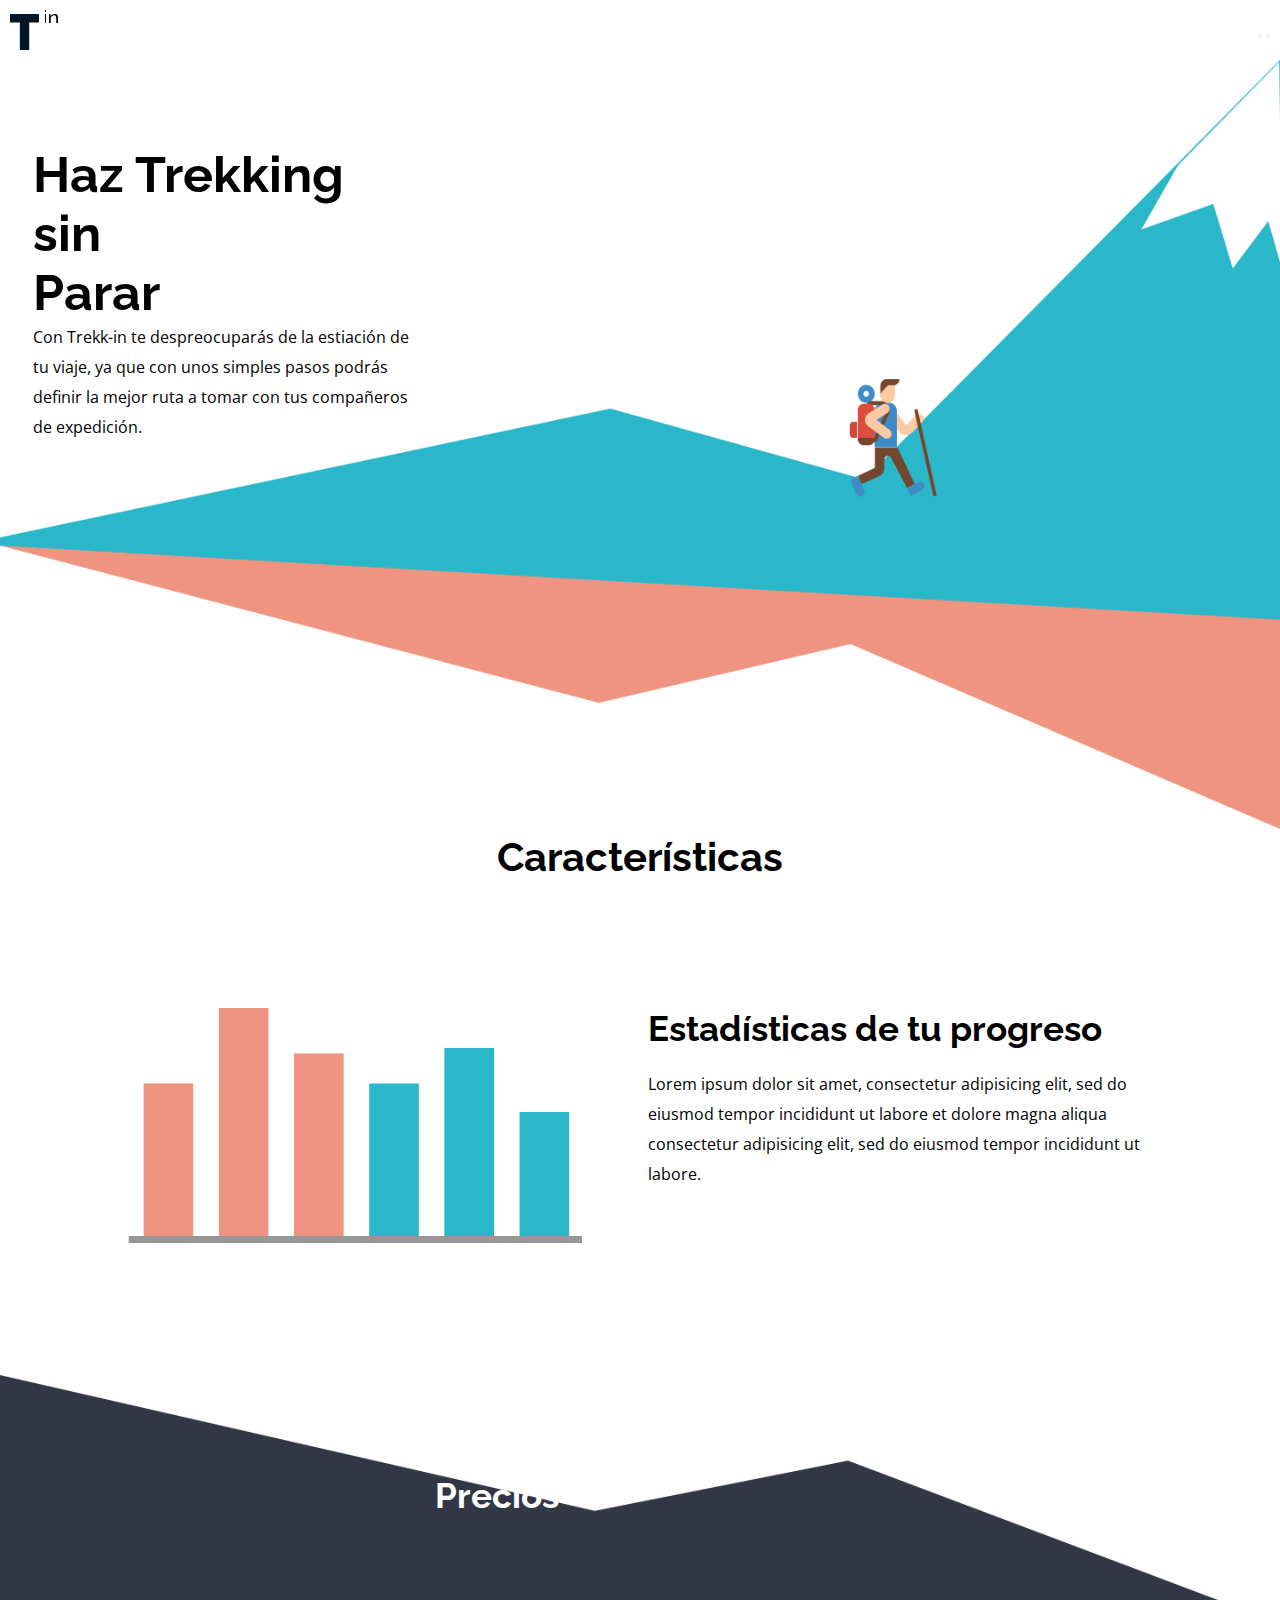
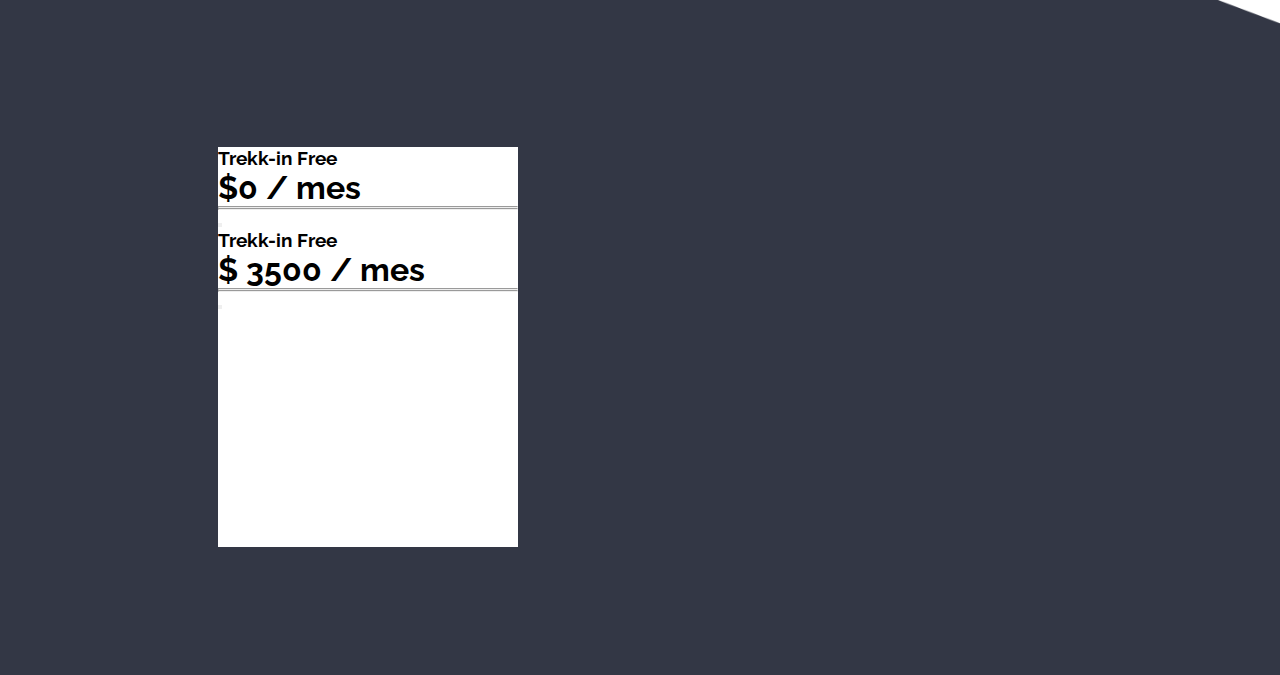
<file: index.html>
<!DOCTYPE html>
<html lang="es">

<head>
  <meta charset="UTF-8">
  <meta name="viewport" content="width=device-width, initial-scale=1.0">
  <meta http-equiv="X-UA-Compatible" content="ie=edge">
  <link rel="shorcut icon" href="assets\img\bolt-solid.png">
  <title>Treek-in</title>
  <link href="https://fonts.googleapis.com/css?family=Open+Sans|Raleway:400,700&display=swap" rel="stylesheet">
  <link rel="stylesheet" href="https://use.fontawesome.com/releases/v5.6.3/css/all.css"
    integrity="sha384-UHRtZLI+pbxtHCWp1t77Bi1L4ZtiqrqD80Kn4Z8NTSRyMA2Fd33n5dQ8lWUE00s/" crossorigin="anonymous">
  <link rel="stylesheet" href="assets/css/main.css">
</head>

<body>
  <!-- NAVBAR -->
  <nav>

    <img src="assets\img\Logo.svg" alt="LOGO">
    <input type="checkbox" id="Show">
    <label for="Show"><img src="assets\img\hamburger-solid.png" height="40px" alt=""></label>

    <div class="barra">

      <div class="links">
        <ul>
          <li>Acerca de</li>
          <li>Caracteristicas</li>
          <li>Precios</li>
        </ul>
      </div>

      <div class="buttons">

        <button type="button" name="button" class="buttons__1"></button>
        <button type="button" name="button" class="buttons__2"></button>

      </div>
    </div>
  </nav>

  <!-- HEADER -->
  <header class="header">

    <div class="header__texto" id="brayan">
      <h1>Haz Trekking sin</h1>
      <h1>Parar</h1>
      <p>Con Trekk-in te despreocuparás de la estiación de tu viaje, ya que con unos simples pasos podrás definir la
        mejor ruta a tomar con tus compañeros de expedición.</p>
    </div>
    
    <img src="assets\img\bg-hero.png" alt="" id="hero-image">

  </header>

  <!-- Caracteristicas -->
  <section class="Caracteristicas" id="graficosytextos">

    <h1>Características</h1>

    <div class="row">

    <div class="Caracteristicas__grafico col-xs-12 col-sm-12 col-md-6 ">
      <img src="assets\img\bar-graph.svg" alt="">
    </div>

    <div class="Caracteristicas__texto col-xs-12 col-sm-12 col-md-6 ">
      <h2>Estadísticas de tu progreso</h2>
      <p>Lorem ipsum dolor sit amet, consectetur adipisicing elit, sed do eiusmod tempor incididunt ut labore et dolore
        magna aliqua consectetur adipisicing elit, sed do eiusmod tempor incididunt ut labore.</p>
    </div>
  </div>
  </section>

  <!-- Precios -->
  <section class="precio">
    <h2>Precios</h2>
    <img src="assets/img/bg-price.png" alt="">
  
  <!-- Cartas -->
  <div class="Cartaslocas row">
    <!-- carta1 -->
    <div class="carta1 col-xs-12 col-md-6 col-sm-12">
      <!-- Parte precio -->
    <div class="precios__card ">
      <h3>Trekk-in Free</h3>
      <h1>$0 / mes </h1>
      <hr>
      <ul>
        <li>Ver mapas creados por usuarios</li>
        <li>Concretar con otros usuarios</li>
      </ul>
      <hr>
      <!-- Parte Boton -->
      <div class="precios__boton">
        <button type="button" name="button" class="boton1"></button>
      </div>
  
  <!-- carta2 -->
  <!-- <div class="carta2 col-xs-12 col-md-6 col-sm-12"> -->

  <div class="precios__card ">
    <h3>Trekk-in Free</h3>
    <h1>$ 3500 / mes </h1>
    <hr>
    <ul>
      <li>Ver mapas creados por usuarios</li>
      <li>Concretar con otros usuarios</li>
      <li>Definir mejores rutas</li>
      <li>Mapas Offline</li>
      <li>Integración con otras aplicaciones</li>
    </ul>
    <hr>
    <div class="precios__boton">
      <button type="button" name="button" class="boton1"></button>
    </div>
  </div>
</div>
</div>
</div>
</section>
<!-- 
  <footer class="footer">
    <div="textos1">
      <span>Legal</span>
      <span>Cookies</span>
      <span>Sobre anuncios</span>
      </div>
      <div class="derechos">
        <span>© 2018 Trekk-in SPA.</span>
      </div>
  </footer> -->

  <script src="https://code.jquery.com/jquery-3.4.1.slim.min.js"
    integrity="sha384-J6qa4849blE2+poT4WnyKhv5vZF5SrPo0iEjwBvKU7imGFAV0wwj1yYfoRSJoZ+n" crossorigin="anonymous">
  </script>
  <script src="https://cdn.jsdelivr.net/npm/popper.js@1.16.0/dist/umd/popper.min.js"
    integrity="sha384-Q6E9RHvbIyZFJoft+2mJbHaEWldlvI9IOYy5n3zV9zzTtmI3UksdQRVvoxMfooAo" crossorigin="anonymous">
  </script>
  <script src="https://stackpath.bootstrapcdn.com/bootstrap/4.4.1/js/bootstrap.min.js"
    integrity="sha384-wfSDF2E50Y2D1uUdj0O3uMBJnjuUD4Ih7YwaYd1iqfktj0Uod8GCExl3Og8ifwB6" crossorigin="anonymous">
  </script>
</body>

</html>
</file>
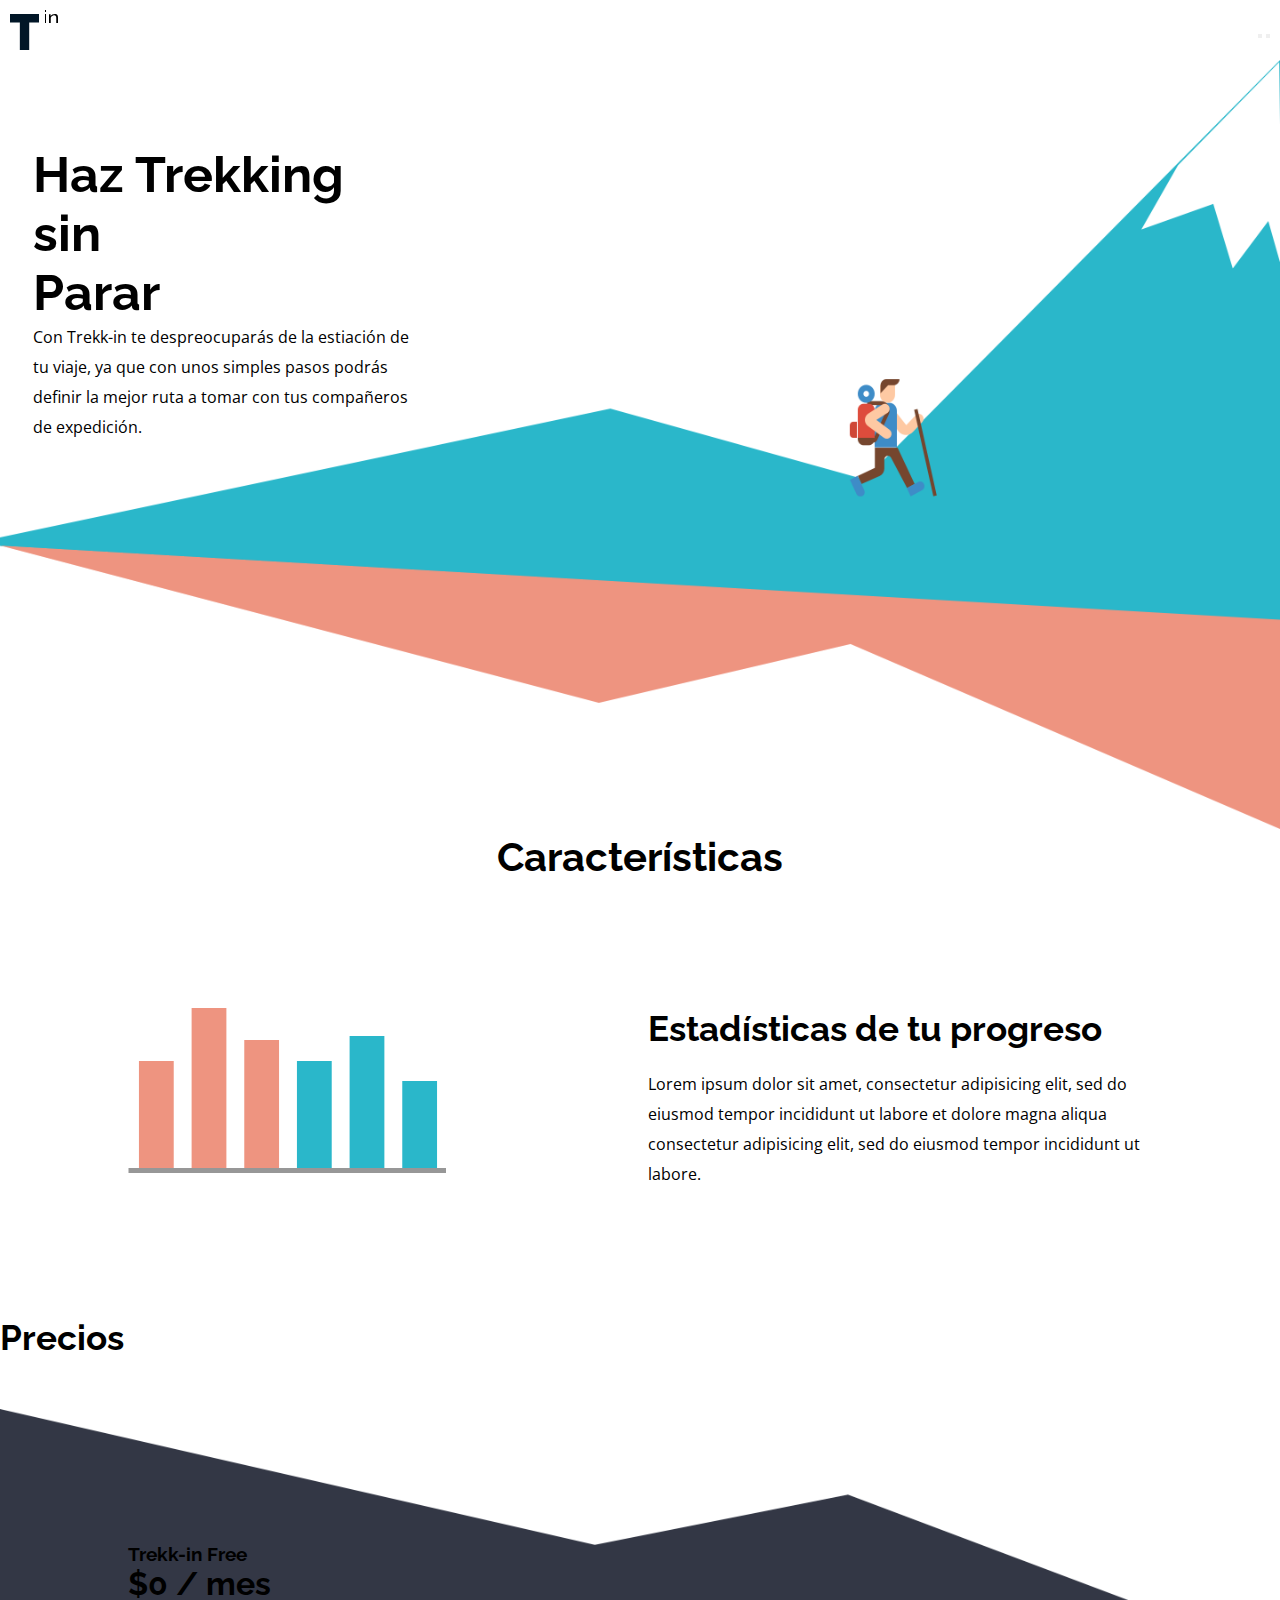
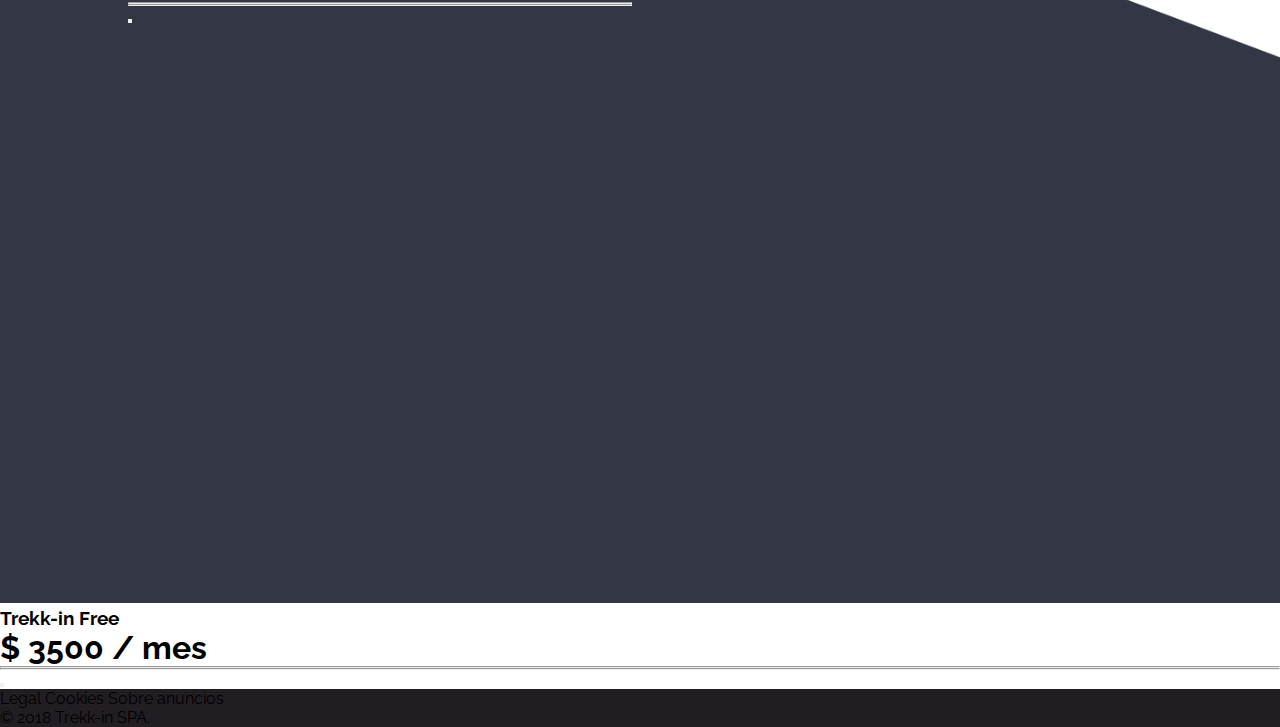
<file: Startup Treek-in/index.html>
<!DOCTYPE html>
<html lang="es">

<head>
  <meta charset="UTF-8">
  <meta name="viewport" content="width=device-width, initial-scale=1.0">
  <meta http-equiv="X-UA-Compatible" content="ie=edge">
  <link rel="shorcut icon" href="assets\img\bolt-solid.png">
  <title>Treek-in</title>
  <link href="https://fonts.googleapis.com/css?family=Open+Sans|Raleway:400,700&display=swap" rel="stylesheet">
  <link rel="stylesheet" href="https://use.fontawesome.com/releases/v5.6.3/css/all.css"
    integrity="sha384-UHRtZLI+pbxtHCWp1t77Bi1L4ZtiqrqD80Kn4Z8NTSRyMA2Fd33n5dQ8lWUE00s/" crossorigin="anonymous">
  <link rel="stylesheet" href="assets/css/main.css">
</head>

<body>
  <!-- NAVBAR -->
  <nav>

    <img src="assets\img\Logo.svg" alt="LOGO">
    <input type="checkbox" id="Show">
    <label for="Show"><img src="assets\img\hamburger-solid.png" height="40px" alt=""></label>

    <div class="barra">

      <div class="links">
        <ul>
          <li>Acerca de</li>
          <li>Caracteristicas</li>
          <li>Precios</li>
        </ul>
      </div>

      <div class="buttons">

        <button type="button" name="button" class="buttons__1"></button>
        <button type="button" name="button" class="buttons__2"></button>

      </div>
    </div>
  </nav>

  <!-- HEADER -->
  <header class="header">

    <div class="header__texto" id="brayan">
      <h1>Haz Trekking sin</h1>
      <h1>Parar</h1>
      <p>Con Trekk-in te despreocuparás de la estiación de tu viaje, ya que con unos simples pasos podrás definir la
        mejor ruta a tomar con tus compañeros de expedición.</p>
    </div>
    
    <img src="assets\img\bg-hero.png" alt="" id="hero-image">

  </header>

  <!-- Caracteristicas -->
  <section class="Caracteristicas" id="graficosytextos">

    <h1>Características</h1>

    <div class="row">
    <div class="Caracteristicas__grafico col-xs-12 col-md-6 col-sm-12">
      <img src="assets\img\bar-graph.svg" alt="">
    </div>

    <div class="Caracteristicas__texto col-xs-12 col-md-6 col-sm-12">
      <h2>Estadísticas de tu progreso</h2>
      <p>Lorem ipsum dolor sit amet, consectetur adipisicing elit, sed do eiusmod tempor incididunt ut labore et dolore
        magna aliqua consectetur adipisicing elit, sed do eiusmod tempor incididunt ut labore.</p>
    </div>
  </div>
  </section>

  <!-- Precios -->
  <section class="precios">
    <h2>Precios</h2>
    <img src="assets/img/bg-price.png" alt="">
    
    
  <!-- Cartas -->
  <div class="Cartaslocas row" >
    <!-- carta -->
    <div class="precios__card col-xs-12 col-md-6 col-sm-12">
      <h3>Trekk-in Free</h3>
      <h1>$0 / mes </h1>
      <hr>
      <ul>
        <li>Ver mapas creados por usuarios</li>
        <li>Concretar con otros usuarios</li>
      </ul>
      <hr>
      <div class="precios__boton">
        <button type="button" name="button" class="boton1"></button>
      </div>
    </div>
  </section>
  <!-- carta -->

  <div class="precios__card col-xs-12 col-md-6 col-sm-12">
    <h3>Trekk-in Free</h3>
    <h1>$ 3500 / mes </h1>
    <hr>
    <ul>
      <li>Ver mapas creados por usuarios</li>
      <li>Concretar con otros usuarios</li>
      <li>Definir mejores rutas</li>
      <li>Mapas Offline</li>
      <li>Integración con otras aplicaciones</li>
    </ul>
    <hr>
    <div class="precios__boton">
      <button type="button" name="button" class="boton1"></button>
    </div>
  </div>
</div>

  <footer class="footer">
    <div="textos1">
      <span>Legal</span>
      <span>Cookies</span>
      <span>Sobre anuncios</span>
      </div>
      <div class="derechos">
        <span>© 2018 Trekk-in SPA.</span>
      </div>
  </footer>

  <script src="https://code.jquery.com/jquery-3.4.1.slim.min.js"
    integrity="sha384-J6qa4849blE2+poT4WnyKhv5vZF5SrPo0iEjwBvKU7imGFAV0wwj1yYfoRSJoZ+n" crossorigin="anonymous">
  </script>
  <script src="https://cdn.jsdelivr.net/npm/popper.js@1.16.0/dist/umd/popper.min.js"
    integrity="sha384-Q6E9RHvbIyZFJoft+2mJbHaEWldlvI9IOYy5n3zV9zzTtmI3UksdQRVvoxMfooAo" crossorigin="anonymous">
  </script>
  <script src="https://stackpath.bootstrapcdn.com/bootstrap/4.4.1/js/bootstrap.min.js"
    integrity="sha384-wfSDF2E50Y2D1uUdj0O3uMBJnjuUD4Ih7YwaYd1iqfktj0Uod8GCExl3Og8ifwB6" crossorigin="anonymous">
  </script>
</body>

</html>
</file>
<file: assets/css/main.css>
body {
  font-family: "Raleway", sans-serif;
}
body p {
  line-height: 30px;
  font-weight: 400;
  font-family: "Open Sans", sans-serif;
}

.barra {
  display: flex;
  width: 100%;
  height: 0px;
  text-align: right;
  justify-content: center;
}

.header {
  position: relative;
}
.header img {
  width: 100%;
}
.header .header__texto {
  position: absolute;
  top: 11%;
  width: 385px;
  left: 33px;
}
.header h1 {
  font-size: 50px;
}

* {
  padding: 0;
  margin: 0;
}

nav {
  padding: 10px;
  display: flex;
  justify-content: space-between;
  align-items: center;
  flex-wrap: wrap;
}

input {
  display: none;
}

ul {
  width: 100%;
  height: 0px;
  text-align: center;
  overflow: hidden;
  transition: height 1s;
}

input:checked ~ ul {
  height: 54px;
}

@media only screen and (min-width: 768px) {
  label {
    display: none;
  }

  .barra {
    width: 35%;
    height: auto;
    display: flex;
    list-style: none;
    justify-content: space-between;
    align-items: center;
    flex-wrap: wrap;
  }
}
.footer {
  background-color: #221D23;
}

.precio {
  position: relative;
  background-color: #333745;
  height: 100vh;
}
.precio img {
  width: 100%;
  background-color: white;
}
.precio h2 {
  text-align: center;
  position: absolute;
  margin-left: 34%;
  margin-top: 100px;
  color: #fff;
}

.Cartaslocas {
  position: absolute;
  left: 7%;
  bottom: 0;
}

.Caracteristicas h1 {
  text-align: center;
  font-size: 40px;
}

h2 {
  margin-bottom: 4%;
  font-size: 35px;
}

#graficosytextos {
  position: relative;
}

.Caracteristicas__grafico {
  bottom: 0;
}
.Caracteristicas__grafico img {
  width: 90%;
}

@media only screen and (max-width: 768px) {
  #brayan {
    position: relative;
    margin-top: 5%;
    padding: 15px;
    left: 0;
    width: 90%;
  }
}
.row {
  display: grid;
  grid-template-columns: repeat(12, 1fr);
  grid-gap: 1rem;
  width: 80%;
  margin: 10%;
}

.col-xs-12 {
  grid-column: span 12;
}

.col-xs-11 {
  grid-column: span 11;
}

.col-xs-10 {
  grid-column: span 10;
}

.col-xs-9 {
  grid-column: span 12;
}

.col-xs-8 {
  grid-column: span 8;
}

.col-xs-7 {
  grid-column: span 7;
}

.col-xs-6 {
  grid-column: span 6;
}

.col-xs-5 {
  grid-column: span 5;
}

.col-xs-4 {
  grid-column: span 4;
}

.col-xs-3 {
  grid-column: span 3;
}

.col-xs-2 {
  grid-column: span 2;
}

.col-xs-1 {
  grid-column: span 1;
}

@media (min-width: 576px) {
  .col-sm-12 {
    grid-column: span 12;
  }

  .col-sm-11 {
    grid-column: span 11;
  }

  .col-sm-10 {
    grid-column: span 10;
  }

  .col-sm-9 {
    grid-column: span 12;
  }

  .col-sm-8 {
    grid-column: span 8;
  }

  .col-sm-7 {
    grid-column: span 7;
  }

  .col-sm-6 {
    grid-column: span 6;
  }

  .col-sm-5 {
    grid-column: span 5;
  }

  .col-sm-4 {
    grid-column: span 4;
  }

  .col-sm-3 {
    grid-column: span 3;
  }

  .col-sm-2 {
    grid-column: span 2;
  }

  .col-sm-1 {
    grid-column: span 1;
  }
}
@media (min-width: 768px) {
  .col-md-12 {
    grid-column: span 12;
  }

  .col-md-11 {
    grid-column: span 11;
  }

  .col-md-10 {
    grid-column: span 10;
  }

  .col-md-9 {
    grid-column: span 12;
  }

  .col-md-8 {
    grid-column: span 8;
  }

  .col-md-7 {
    grid-column: span 7;
  }

  .col-md-6 {
    grid-column: span 6;
  }

  .col-md-5 {
    grid-column: span 5;
  }

  .col-md-4 {
    grid-column: span 4;
  }

  .col-md-3 {
    grid-column: span 3;
  }

  .col-md-2 {
    grid-column: span 2;
  }

  .col-md-1 {
    grid-column: span 1;
  }
}
@media (min-width: 992px) {
  .col-lg-12 {
    grid-column: span 12;
  }

  .col-lg-11 {
    grid-column: span 11;
  }

  .col-lg-10 {
    grid-column: span 10;
  }

  .col-lg-9 {
    grid-column: span 12;
  }

  .col-lg-8 {
    grid-column: span 8;
  }

  .col-lg-7 {
    grid-column: span 7;
  }

  .col-lg-6 {
    grid-column: span 6;
  }

  .col-lg-5 {
    grid-column: span 5;
  }

  .col-lg-4 {
    grid-column: span 4;
  }

  .col-lg-3 {
    grid-column: span 3;
  }

  .col-lg-2 {
    grid-column: span 2;
  }

  .col-lg-1 {
    grid-column: span 1;
  }
}
@media (min-width: 1200px) {
  .col-xl-12 {
    grid-column: span 12;
  }

  .col-xl-11 {
    grid-column: span 11;
  }

  .col-xl-10 {
    grid-column: span 10;
  }

  .col-xl-9 {
    grid-column: span 12;
  }

  .col-xl-8 {
    grid-column: span 8;
  }

  .col-xl-7 {
    grid-column: span 7;
  }

  .col-xl-6 {
    grid-column: span 6;
  }

  .col-xl-5 {
    grid-column: span 5;
  }

  .col-xl-4 {
    grid-column: span 4;
  }

  .col-xl-3 {
    grid-column: span 3;
  }

  .col-xl-2 {
    grid-column: span 2;
  }

  .col-xl-1 {
    grid-column: span 1;
  }
}
.carta1 {
  height: 400px;
  width: 300px;
  background-color: #fff;
}

/*# sourceMappingURL=main.css.map */
</file>
<file: Startup Treek-in/assets/css/main.css>
body {
  font-family: "Raleway", sans-serif;
}
body p {
  line-height: 30px;
  font-weight: 400;
  font-family: "Open Sans", sans-serif;
}

.barra {
  display: flex;
  width: 100%;
  height: 0px;
  text-align: right;
  justify-content: center;
}

.header {
  position: relative;
}
.header img {
  width: 100%;
}
.header .header__texto {
  position: absolute;
  top: 11%;
  width: 385px;
  left: 33px;
}
.header h1 {
  font-size: 50px;
}

* {
  padding: 0;
  margin: 0;
}

nav {
  padding: 10px;
  display: flex;
  justify-content: space-between;
  align-items: center;
  flex-wrap: wrap;
}

input {
  display: none;
}

ul {
  width: 100%;
  height: 0px;
  text-align: center;
  overflow: hidden;
  transition: height 1s;
}

input:checked ~ ul {
  height: 54px;
}

@media only screen and (min-width: 768px) {
  label {
    display: none;
  }

  .barra {
    width: 35%;
    height: auto;
    display: flex;
    list-style: none;
    justify-content: space-between;
    align-items: center;
    flex-wrap: wrap;
  }
}
.footer {
  background-color: #221D23;
}

.precios {
  position: relative;
}
.precios img {
  width: 100%;
}

.Cartaslocas {
  position: absolute;
  top: 11%;
}

.Caracteristicas h1 {
  text-align: center;
  font-size: 40px;
}

h2 {
  margin-bottom: 4%;
  font-size: 35px;
}

#graficosytextos {
  position: relative;
}

.Caracteristicas__grafico {
  bottom: 0;
}

@media only screen and (max-width: 768px) {
  #brayan {
    position: relative;
    margin-top: 5%;
    padding: 15px;
    left: 0;
    width: 90%;
  }
}
.row {
  display: grid;
  grid-template-columns: repeat(12, 1fr);
  grid-gap: 1rem;
  width: 80%;
  margin: 10%;
}

.col-xs-12 {
  grid-column: span 12;
}

.col-xs-11 {
  grid-column: span 11;
}

.col-xs-10 {
  grid-column: span 10;
}

.col-xs-9 {
  grid-column: span 12;
}

.col-xs-8 {
  grid-column: span 8;
}

.col-xs-7 {
  grid-column: span 7;
}

.col-xs-6 {
  grid-column: span 6;
}

.col-xs-5 {
  grid-column: span 5;
}

.col-xs-4 {
  grid-column: span 4;
}

.col-xs-3 {
  grid-column: span 3;
}

.col-xs-2 {
  grid-column: span 2;
}

.col-xs-1 {
  grid-column: span 1;
}

@media (min-width: 576px) {
  .col-sm-12 {
    grid-column: span 12;
  }

  .col-sm-11 {
    grid-column: span 11;
  }

  .col-sm-10 {
    grid-column: span 10;
  }

  .col-sm-9 {
    grid-column: span 12;
  }

  .col-sm-8 {
    grid-column: span 8;
  }

  .col-sm-7 {
    grid-column: span 7;
  }

  .col-sm-6 {
    grid-column: span 6;
  }

  .col-sm-5 {
    grid-column: span 5;
  }

  .col-sm-4 {
    grid-column: span 4;
  }

  .col-sm-3 {
    grid-column: span 3;
  }

  .col-sm-2 {
    grid-column: span 2;
  }

  .col-sm-1 {
    grid-column: span 1;
  }
}
@media (min-width: 768px) {
  .col-md-12 {
    grid-column: span 12;
  }

  .col-md-11 {
    grid-column: span 11;
  }

  .col-md-10 {
    grid-column: span 10;
  }

  .col-md-9 {
    grid-column: span 12;
  }

  .col-md-8 {
    grid-column: span 8;
  }

  .col-md-7 {
    grid-column: span 7;
  }

  .col-md-6 {
    grid-column: span 6;
  }

  .col-md-5 {
    grid-column: span 5;
  }

  .col-md-4 {
    grid-column: span 4;
  }

  .col-md-3 {
    grid-column: span 3;
  }

  .col-md-2 {
    grid-column: span 2;
  }

  .col-md-1 {
    grid-column: span 1;
  }
}
@media (min-width: 992px) {
  .col-lg-12 {
    grid-column: span 12;
  }

  .col-lg-11 {
    grid-column: span 11;
  }

  .col-lg-10 {
    grid-column: span 10;
  }

  .col-lg-9 {
    grid-column: span 12;
  }

  .col-lg-8 {
    grid-column: span 8;
  }

  .col-lg-7 {
    grid-column: span 7;
  }

  .col-lg-6 {
    grid-column: span 6;
  }

  .col-lg-5 {
    grid-column: span 5;
  }

  .col-lg-4 {
    grid-column: span 4;
  }

  .col-lg-3 {
    grid-column: span 3;
  }

  .col-lg-2 {
    grid-column: span 2;
  }

  .col-lg-1 {
    grid-column: span 1;
  }
}
@media (min-width: 1200px) {
  .col-xl-12 {
    grid-column: span 12;
  }

  .col-xl-11 {
    grid-column: span 11;
  }

  .col-xl-10 {
    grid-column: span 10;
  }

  .col-xl-9 {
    grid-column: span 12;
  }

  .col-xl-8 {
    grid-column: span 8;
  }

  .col-xl-7 {
    grid-column: span 7;
  }

  .col-xl-6 {
    grid-column: span 6;
  }

  .col-xl-5 {
    grid-column: span 5;
  }

  .col-xl-4 {
    grid-column: span 4;
  }

  .col-xl-3 {
    grid-column: span 3;
  }

  .col-xl-2 {
    grid-column: span 2;
  }

  .col-xl-1 {
    grid-column: span 1;
  }
}

/*# sourceMappingURL=main.css.map */
</file>
